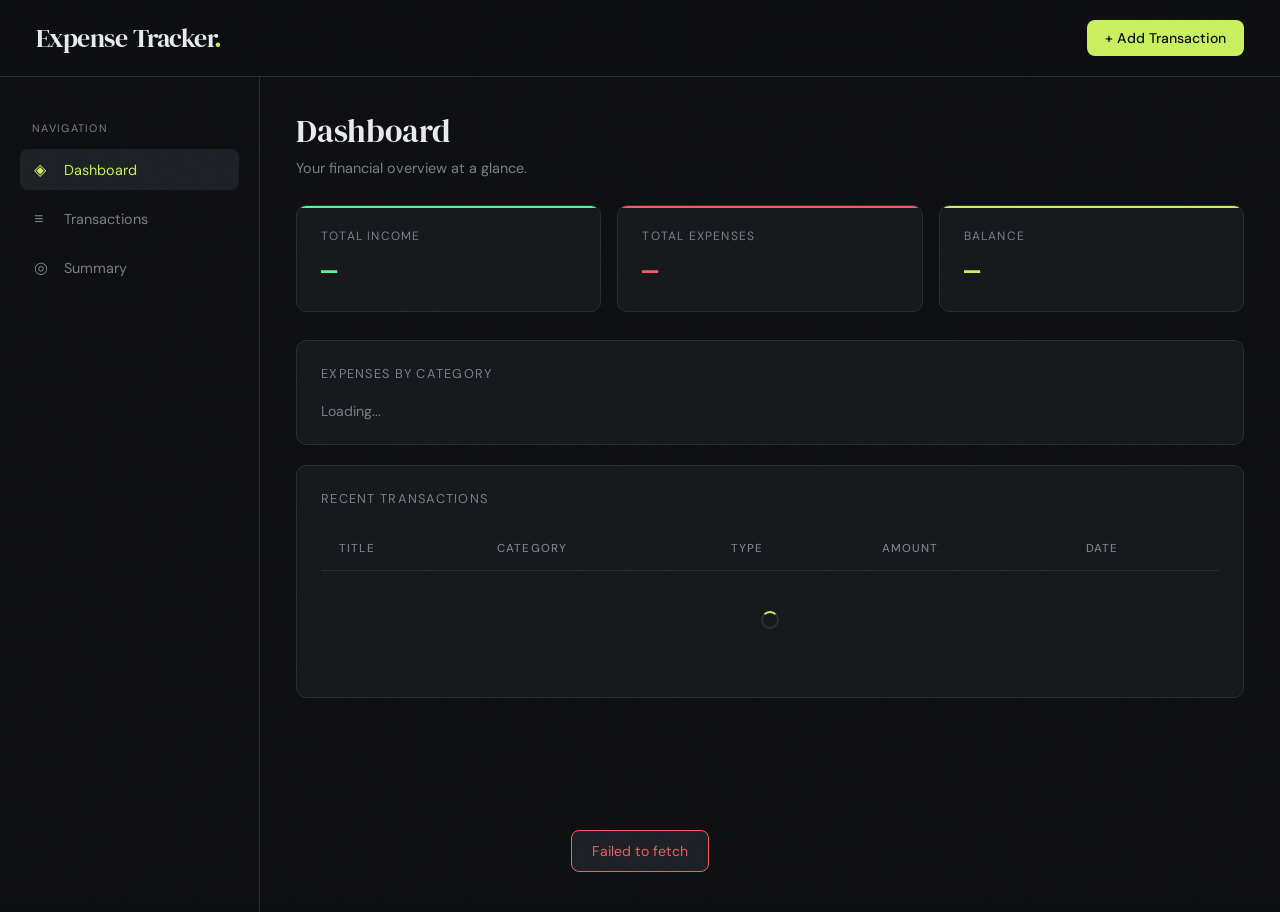
<file: expense-tracker/frontend/index.html>
<!DOCTYPE html>
<html lang="en">
<head>
  <meta charset="UTF-8"/>
  <meta name="viewport" content="width=device-width, initial-scale=1.0"/>
  <title>Finance Tracker</title>
  <link href="https://fonts.googleapis.com/css2?family=DM+Serif+Display:ital@0;1&family=DM+Mono:wght@300;400;500&family=DM+Sans:wght@300;400;500;600&display=swap" rel="stylesheet"/>
  <link rel="stylesheet" href="style.css"/>
</head>
<body>

<!-- ── HEADER ── -->
<header>
  <div class="logo">Expense Tracker<span>.</span></div>
  <div class="header-actions">
    <button class="btn btn-accent" onclick="openModal()">+ Add Transaction</button>
  </div>
</header>

<!-- ── APP SHELL ── -->
<div class="shell">

  <!-- SIDEBAR -->
  <aside id="sidebar">
    <span class="nav-label">Navigation</span>
    <button class="nav-btn active" data-page="dashboard" onclick="switchPage('dashboard', this)">
      <span class="icon">◈</span> Dashboard
    </button>
    <button class="nav-btn" data-page="transactions" onclick="switchPage('transactions', this)">
      <span class="icon">≡</span> Transactions
    </button>
    <button class="nav-btn" data-page="summary" onclick="switchPage('summary', this)">
      <span class="icon">◎</span> Summary
    </button>
  </aside>

  <!-- MAIN CONTENT -->
  <main>

    <!-- DASHBOARD PAGE -->
    <div class="page active" id="page-dashboard">
      <div class="page-title">Dashboard</div>
      <div class="page-sub">Your financial overview at a glance.</div>

      <div class="stat-grid">
        <div class="stat-card income">
          <div class="stat-label">Total Income</div>
          <div class="stat-value" id="dash-income">—</div>
        </div>
        <div class="stat-card expense">
          <div class="stat-label">Total Expenses</div>
          <div class="stat-value" id="dash-expense">—</div>
        </div>
        <div class="stat-card balance">
          <div class="stat-label">Balance</div>
          <div class="stat-value" id="dash-balance">—</div>
        </div>
      </div>

      <div class="chart-section">
        <div class="chart-title">Expenses by Category</div>
        <div class="bar-chart" id="dash-cat-chart">
          <div class="chart-placeholder">Loading...</div>
        </div>
      </div>

      <div class="chart-section">
        <div class="chart-title">Recent Transactions</div>
        <div class="table-wrap" style="border:none">
          <table>
            <thead>
              <tr>
                <th>Title</th><th>Category</th><th>Type</th><th>Amount</th><th>Date</th>
              </tr>
            </thead>
            <tbody id="dash-recent-body">
              <tr class="loading-row"><td colspan="5"><div class="spinner"></div></td></tr>
            </tbody>
          </table>
        </div>
      </div>
    </div>

    <!-- TRANSACTIONS PAGE -->
    <div class="page" id="page-transactions">
      <div class="page-title">Transactions</div>
      <div class="page-sub">Manage all your income and expense records.</div>

      <div class="filter-bar">
        <input type="text" id="filter-category" placeholder="Filter by category…" oninput="loadTransactions()"/>
        <select id="filter-type" onchange="loadTransactions()">
          <option value="">All Types</option>
          <option value="income">Income</option>
          <option value="expense">Expense</option>
        </select>
        <select id="filter-sort" onchange="loadTransactions()">
          <option value="">Default Sort</option>
          <option value="date">Sort by Date</option>
          <option value="amount">Sort by Amount</option>
        </select>
        <button class="btn btn-ghost" onclick="clearFilters()">Clear</button>
        <button class="btn btn-accent" style="margin-left:auto" onclick="openModal()">+ Add</button>
      </div>

      <div class="table-wrap">
        <table>
          <thead>
            <tr>
              <th>Title</th><th>Category</th><th>Type</th><th>Amount</th>
              <th>Date</th><th>Description</th><th>Actions</th>
            </tr>
          </thead>
          <tbody id="transactions-body">
            <tr class="loading-row"><td colspan="7"><div class="spinner"></div></td></tr>
          </tbody>
        </table>
      </div>
    </div>

    <!-- SUMMARY PAGE -->
    <div class="page" id="page-summary">
      <div class="page-title">Summary</div>
      <div class="page-sub">Income vs expenses breakdown.</div>

      <div class="month-picker">
        <label>Filter by month:</label>
        <select id="summary-month" onchange="loadSummary()">
          <option value="">All Time</option>
          <option value="1">January</option>
          <option value="2">February</option>
          <option value="3">March</option>
          <option value="4">April</option>
          <option value="5">May</option>
          <option value="6">June</option>
          <option value="7">July</option>
          <option value="8">August</option>
          <option value="9">September</option>
          <option value="10">October</option>
          <option value="11">November</option>
          <option value="12">December</option>
        </select>
      </div>

      <div class="stat-grid">
        <div class="stat-card income">
          <div class="stat-label">Income</div>
          <div class="stat-value" id="sum-income">—</div>
        </div>
        <div class="stat-card expense">
          <div class="stat-label">Expenses</div>
          <div class="stat-value" id="sum-expense">—</div>
        </div>
        <div class="stat-card balance">
          <div class="stat-label">Balance</div>
          <div class="stat-value" id="sum-balance">—</div>
        </div>
      </div>

      <div class="chart-section">
        <div class="chart-title">Expense Breakdown by Category</div>
        <div class="bar-chart" id="sum-cat-chart">
          <div class="chart-placeholder">Loading...</div>
        </div>
      </div>
    </div>

  </main>
</div>

<!-- ── ADD / EDIT MODAL ── -->
<div class="overlay" id="modal-overlay" onclick="handleOverlayClick(event)">
  <div class="modal">
    <button class="close-modal" onclick="closeModal()">✕</button>
    <div class="modal-title" id="modal-title">New Transaction</div>
    <div class="form-grid">
      <div class="field full">
        <label>Title</label>
        <input type="text" id="f-title" placeholder="e.g. Grocery run"/>
      </div>
      <div class="field">
        <label>Amount (₹)</label>
        <input type="number" id="f-amount" placeholder="0.00" min="0" step="0.01"/>
      </div>
      <div class="field">
        <label>Type</label>
        <select id="f-type">
          <option value="income">Income</option>
          <option value="expense">Expense</option>
        </select>
      </div>
      <div class="field">
        <label>Category</label>
        <input type="text" id="f-category" placeholder="e.g. Food, Salary…"/>
      </div>
      <div class="field">
        <label>Date</label>
        <input type="datetime-local" id="f-date"/>
      </div>
      <div class="field full">
        <label>Description (optional)</label>
        <textarea id="f-description" placeholder="Any notes…"></textarea>
      </div>
    </div>
    <div class="modal-footer">
      <button class="btn btn-ghost" onclick="closeModal()">Cancel</button>
      <button class="btn btn-accent" id="modal-submit-btn" onclick="submitTransaction()">Save Transaction</button>
    </div>
  </div>
</div>

<!-- ── TOAST ── -->
<div id="toast"></div>

<script src="script.js"></script>
</body>
</html>
</file>
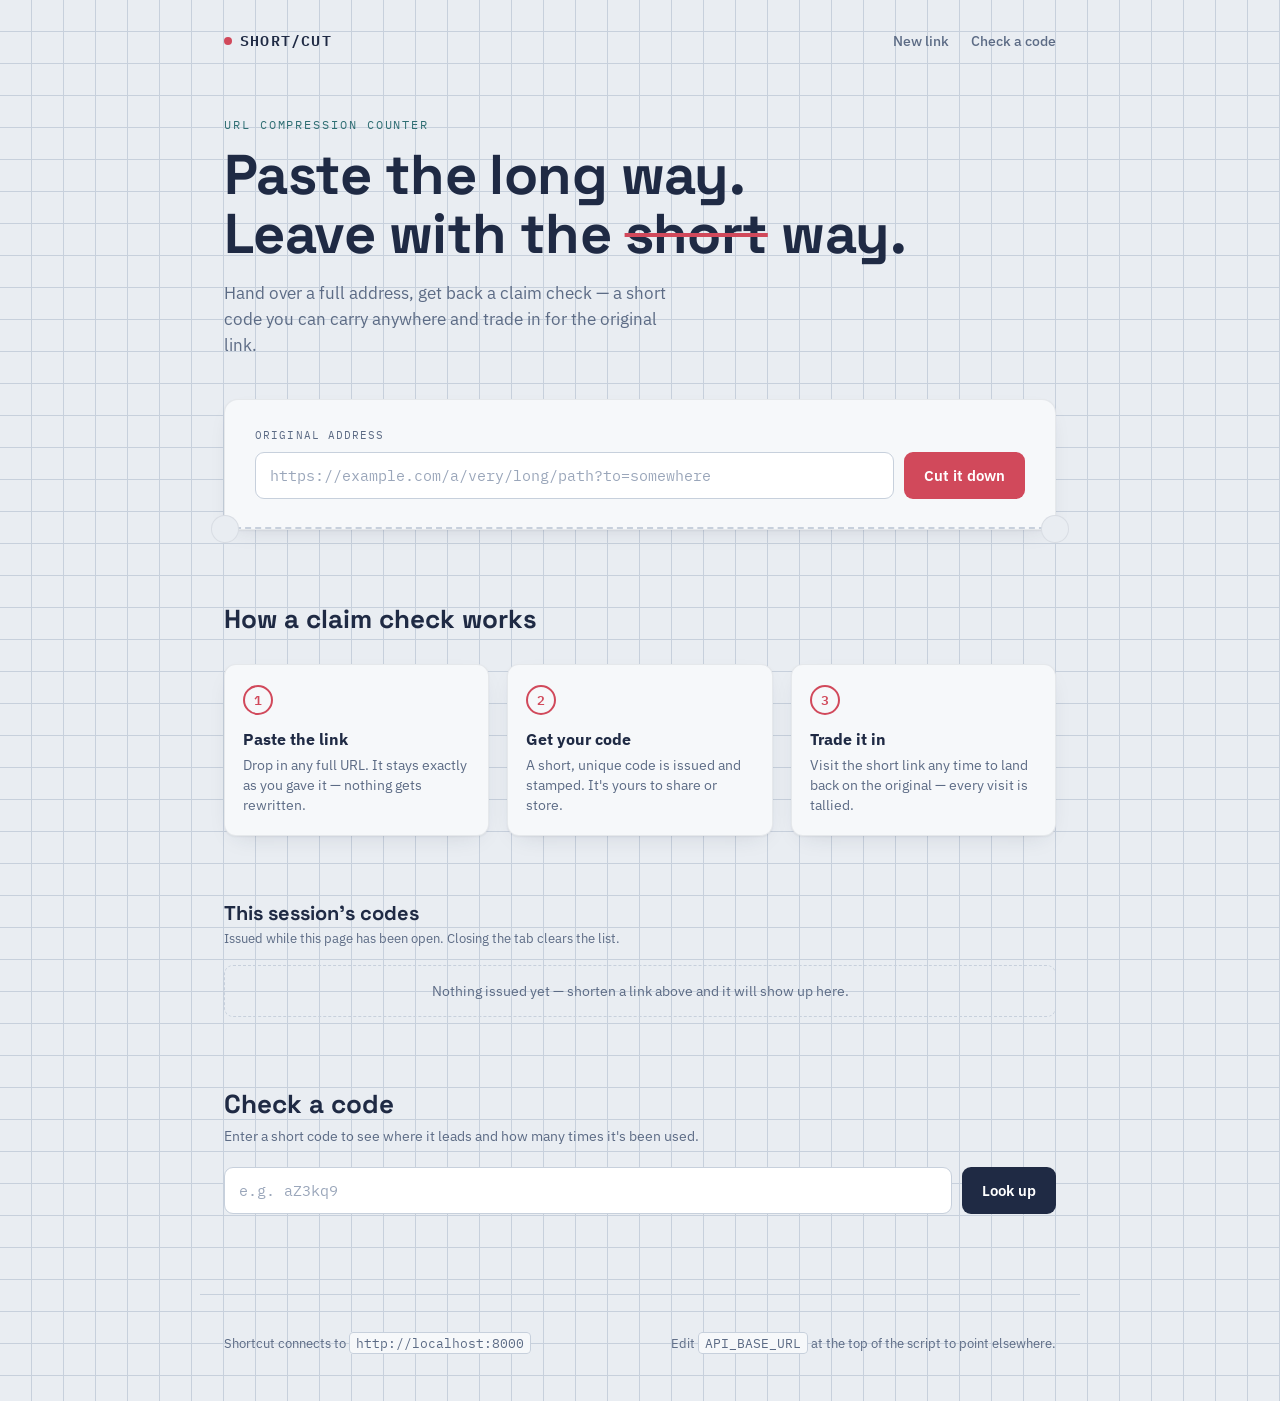
<file: url_shortener/static/index.html>
<!DOCTYPE html>
<html lang="en">
<head>
<meta charset="UTF-8">
<meta name="viewport" content="width=device-width, initial-scale=1.0">
<title>Shortcut — URL claim checks</title>
<link rel="preconnect" href="https://fonts.googleapis.com">
<link rel="preconnect" href="https://fonts.gstatic.com" crossorigin>
<link href="https://fonts.googleapis.com/css2?family=Space+Grotesk:wght@500;600;700&family=IBM+Plex+Sans:wght@400;500;600&family=IBM+Plex+Mono:wght@400;500;600&display=swap" rel="stylesheet">
<style>
  :root{
    --paper: #E9EDF2;
    --card: #F6F8FA;
    --ink: #1F2A44;
    --ink-soft: #5C6B85;
    --stamp: #D1495B;
    --teal: #2F6E73;
    --chip: #F2B705;
    --line: #C7D0DC;
    --radius: 14px;
    --shadow: 0 1px 2px rgba(31,42,68,0.06), 0 8px 24px -12px rgba(31,42,68,0.18);
  }

  *{box-sizing:border-box;}
  html{scroll-behavior:smooth;}
  body{
    margin:0;
    background:var(--paper);
    background-image:
      linear-gradient(var(--line) 1px, transparent 1px),
      linear-gradient(90deg, var(--line) 1px, transparent 1px);
    background-size: 32px 32px;
    background-position: -1px -1px;
    color:var(--ink);
    font-family:'IBM Plex Sans', sans-serif;
    -webkit-font-smoothing:antialiased;
  }

  a{color:var(--teal);}
  ::selection{background:var(--chip); color:var(--ink);}

  :focus-visible{
    outline: 2.5px solid var(--stamp);
    outline-offset: 3px;
    border-radius: 4px;
  }

  .wrap{max-width:880px; margin:0 auto; padding:0 24px;}

  /* ---------- header ---------- */
  header.top{
    display:flex; align-items:center; justify-content:space-between;
    padding:28px 24px;
    max-width:880px; margin:0 auto;
  }
  .wordmark{
    font-family:'IBM Plex Mono', monospace;
    font-weight:600;
    font-size:15px;
    letter-spacing:0.08em;
    display:flex; align-items:center; gap:8px;
  }
  .wordmark .dot{width:8px; height:8px; border-radius:50%; background:var(--stamp); display:inline-block;}
  nav.top-nav{display:flex; gap:22px; font-size:14px;}
  nav.top-nav a{color:var(--ink-soft); text-decoration:none; font-weight:500;}
  nav.top-nav a:hover{color:var(--ink);}

  /* ---------- hero ---------- */
  .hero{padding:36px 0 8px;}
  .eyebrow{
    font-family:'IBM Plex Mono', monospace;
    font-size:12px;
    letter-spacing:0.16em;
    text-transform:uppercase;
    color:var(--teal);
    margin:0 0 14px;
  }
  h1{
    font-family:'Space Grotesk', sans-serif;
    font-weight:700;
    font-size:clamp(34px, 6vw, 56px);
    line-height:1.05;
    letter-spacing:-0.01em;
    margin:0 0 16px;
  }
  h1 .strike{
    text-decoration: line-through solid var(--stamp) 4px;
    text-decoration-skip-ink: none;
  }
  .sub{
    font-size:17px;
    color:var(--ink-soft);
    max-width:46ch;
    margin:0 0 40px;
    line-height:1.55;
  }

  /* ---------- ticket ---------- */
  .ticket{
    position:relative;
    background:var(--card);
    border-radius:var(--radius);
    box-shadow:var(--shadow);
    border:1px solid rgba(31,42,68,0.08);
    overflow:visible;
  }
  .ticket-part{padding:28px 30px;}
  .ticket-part.result{
    display:none;
    padding-top:22px;
  }
  .ticket-part.result.show{display:block;}

  label.field-label{
    display:block;
    font-family:'IBM Plex Mono', monospace;
    font-size:11px;
    letter-spacing:0.1em;
    text-transform:uppercase;
    color:var(--ink-soft);
    margin-bottom:10px;
  }

  .input-row{display:flex; gap:10px;}
  input[type="url"], input[type="text"]{
    flex:1;
    font-family:'IBM Plex Mono', monospace;
    font-size:15px;
    color:var(--ink);
    background:#fff;
    border:1.5px solid var(--line);
    border-radius:9px;
    padding:13px 14px;
    min-width:0;
  }
  input::placeholder{color:#9AA6BA;}
  input:focus{border-color:var(--teal);}

  button{
    font-family:'IBM Plex Sans', sans-serif;
    font-weight:600;
    font-size:14.5px;
    border:none;
    border-radius:9px;
    padding:13px 20px;
    cursor:pointer;
    background:var(--ink);
    color:#fff;
    transition: transform .12s ease, background .15s ease;
    white-space:nowrap;
  }
  button:hover{background:#141c30;}
  button:active{transform:scale(0.97);}
  button.cut-btn{background:var(--stamp);}
  button.cut-btn:hover{background:#b83a4a;}
  button.ghost{
    background:transparent;
    color:var(--teal);
    border:1.5px solid var(--line);
  }
  button.ghost:hover{background:#fff; border-color:var(--teal);}
  button:disabled{opacity:0.55; cursor:default;}

  .error-msg{
    margin-top:10px;
    font-size:13.5px;
    color:var(--stamp);
    font-weight:500;
    display:none;
  }
  .error-msg.show{display:block;}

  /* perforation */
  .perforation{
    position:relative;
    height:0;
    border-top:2px dashed var(--line);
    margin:0 0;
  }
  .perforation::before, .perforation::after{
    content:"";
    position:absolute;
    top:50%; transform:translateY(-50%);
    width:26px; height:26px;
    background:var(--paper);
    border-radius:50%;
    border:1px solid rgba(31,42,68,0.08);
  }
  .perforation::before{left:-14px;}
  .perforation::after{right:-14px;}

  /* stamp badge */
  .stamp-badge{
    position:absolute;
    top:-26px; right:22px;
    width:96px; height:96px;
    display:flex; align-items:center; justify-content:center;
    opacity:0; transform:scale(1.5) rotate(-18deg);
    pointer-events:none;
  }
  .stamp-badge.show{
    animation: stampIn .5s cubic-bezier(.2,1.4,.4,1) forwards;
  }
  @keyframes stampIn{
    0%{opacity:0; transform:scale(1.6) rotate(-18deg);}
    60%{opacity:1; transform:scale(0.92) rotate(-12deg);}
    100%{opacity:1; transform:scale(1) rotate(-12deg);}
  }
  .stamp-badge svg{width:100%; height:100%;}

  .code-display{
    font-family:'IBM Plex Mono', monospace;
    font-weight:600;
    font-size:clamp(26px, 5vw, 34px);
    letter-spacing:0.03em;
    color:var(--ink);
    margin:2px 0 4px;
    word-break:break-all;
  }
  .code-caption{
    font-size:12px;
    color:var(--ink-soft);
    font-family:'IBM Plex Mono', monospace;
    margin-bottom:16px;
  }
  .result-actions{display:flex; gap:10px; flex-wrap:wrap;}

  /* ---------- how it works ---------- */
  .how{padding:64px 0 20px;}
  .how h2{
    font-family:'Space Grotesk', sans-serif;
    font-size:26px;
    margin:0 0 28px;
  }
  .steps{
    display:grid;
    grid-template-columns:repeat(3, 1fr);
    gap:18px;
  }
  .step{
    background:var(--card);
    border:1px solid rgba(31,42,68,0.08);
    border-radius:12px;
    padding:20px 18px;
    box-shadow:var(--shadow);
  }
  .step .punch{
    width:30px; height:30px;
    border-radius:50%;
    border:2px solid var(--stamp);
    display:flex; align-items:center; justify-content:center;
    font-family:'IBM Plex Mono', monospace;
    font-weight:600;
    font-size:13px;
    color:var(--stamp);
    margin-bottom:14px;
  }
  .step h3{font-size:15.5px; margin:0 0 6px;}
  .step p{font-size:13.5px; color:var(--ink-soft); margin:0; line-height:1.5;}

  /* ---------- recents ---------- */
  .recents{padding:44px 0 10px;}
  .recents h2{font-family:'Space Grotesk', sans-serif; font-size:20px; margin:0 0 4px;}
  .recents .hint{font-size:13px; color:var(--ink-soft); margin:0 0 18px;}
  .recent-list{list-style:none; margin:0; padding:0; display:flex; flex-direction:column; gap:8px;}
  .recent-row{
    display:flex; align-items:center; justify-content:space-between; gap:12px;
    background:var(--card);
    border:1px solid rgba(31,42,68,0.08);
    border-radius:9px;
    padding:11px 14px;
    font-size:13.5px;
  }
  .recent-row .orig{
    color:var(--ink-soft);
    overflow:hidden; text-overflow:ellipsis; white-space:nowrap;
    flex:1; min-width:0;
  }
  .recent-row .code{
    font-family:'IBM Plex Mono', monospace;
    font-weight:600;
    color:var(--teal);
    flex-shrink:0;
  }
  .recent-row button{
    padding:6px 12px; font-size:12.5px; flex-shrink:0;
  }
  .empty-recents{
    font-size:13.5px; color:var(--ink-soft);
    border:1.5px dashed var(--line);
    border-radius:9px; padding:16px;
    text-align:center;
  }

  /* ---------- stats ---------- */
  .stats-section{padding:60px 0 40px;}
  .stats-section h2{font-family:'Space Grotesk', sans-serif; font-size:26px; margin:0 0 6px;}
  .stats-section .sub-small{font-size:14px; color:var(--ink-soft); margin:0 0 22px;}

  .stub{
    display:none;
    margin-top:22px;
    background:var(--card);
    border:1px solid rgba(31,42,68,0.08);
    border-radius:var(--radius);
    box-shadow:var(--shadow);
    padding:26px 28px;
  }
  .stub.show{display:block;}
  .stub-top{display:flex; justify-content:space-between; align-items:flex-start; gap:16px; flex-wrap:wrap;}
  .stub-code{
    font-family:'IBM Plex Mono', monospace;
    font-weight:600; font-size:22px;
  }
  .stub-date{font-size:12.5px; color:var(--ink-soft); font-family:'IBM Plex Mono', monospace;}
  .stub-url{
    margin:14px 0 20px;
    font-size:14px;
    color:var(--ink-soft);
    word-break:break-all;
  }
  .stub-url a{color:var(--ink);}

  .tally-label{
    font-family:'IBM Plex Mono', monospace;
    font-size:11px; letter-spacing:0.1em; text-transform:uppercase;
    color:var(--ink-soft); margin-bottom:10px;
  }
  .tally-row{display:flex; align-items:center; gap:14px; flex-wrap:wrap;}
  .odometer{
    font-family:'IBM Plex Mono', monospace;
    font-weight:600; font-size:30px;
    background:var(--ink); color:#fff;
    padding:6px 12px; border-radius:6px;
    font-variant-numeric: tabular-nums;
  }
  .punches{display:flex; gap:5px; flex-wrap:wrap; max-width:280px;}
  .punch-dot{
    width:10px; height:10px; border-radius:50%;
    background:var(--chip);
    border:1px solid #d9a600;
  }
  .punch-overflow{font-size:12.5px; color:var(--ink-soft); font-family:'IBM Plex Mono', monospace;}

  .not-found{
    display:none;
    margin-top:22px;
    border:1.5px dashed var(--stamp);
    border-radius:var(--radius);
    padding:22px 26px;
    color:var(--stamp);
    font-size:14px;
  }
  .not-found.show{display:block;}
  .not-found strong{display:block; font-family:'Space Grotesk', sans-serif; font-size:16px; margin-bottom:4px;}

  /* ---------- footer ---------- */
  footer{
    padding:40px 24px 50px;
    max-width:880px; margin:0 auto;
    border-top:1px solid var(--line);
    margin-top:40px;
    font-size:12.5px;
    color:var(--ink-soft);
    display:flex; justify-content:space-between; gap:12px; flex-wrap:wrap;
  }
  footer code{
    font-family:'IBM Plex Mono', monospace;
    background:var(--card);
    padding:2px 6px;
    border-radius:4px;
    border:1px solid var(--line);
  }

  @media (max-width:680px){
    .steps{grid-template-columns:1fr;}
    .input-row{flex-direction:column;}
    button{width:100%;}
    footer{flex-direction:column;}
  }

  @media (prefers-reduced-motion: reduce){
    html{scroll-behavior:auto;}
    .stamp-badge.show{animation:none; opacity:1; transform:scale(1) rotate(-12deg);}
    button{transition:none;}
  }
</style>
</head>
<body>

<header class="top">
  <div class="wordmark"><span class="dot"></span>SHORT&#47;CUT</div>
  <nav class="top-nav">
    <a href="#make">New link</a>
    <a href="#stats">Check a code</a>
  </nav>
</header>

<div class="wrap">
  <section class="hero" id="make">
    <p class="eyebrow">URL compression counter</p>
    <h1>Paste the long way.<br>Leave with the <span class="strike">short</span> way.</h1>
    <p class="sub">Hand over a full address, get back a claim check — a short code you can carry anywhere and trade in for the original link.</p>

    <div class="ticket">
      <div class="stamp-badge" id="stampBadge">
        <svg viewBox="0 0 120 120" xmlns="http://www.w3.org/2000/svg">
          <circle cx="60" cy="60" r="52" fill="none" stroke="#D1495B" stroke-width="3" stroke-dasharray="4 3"/>
          <circle cx="60" cy="60" r="42" fill="none" stroke="#D1495B" stroke-width="2"/>
          <text x="60" y="55" text-anchor="middle" font-family="IBM Plex Mono, monospace" font-size="12" font-weight="700" fill="#D1495B" letter-spacing="1">ISSUED</text>
          <text x="60" y="72" text-anchor="middle" font-family="IBM Plex Mono, monospace" font-size="9" fill="#D1495B" letter-spacing="1">CLAIM CHECK</text>
        </svg>
      </div>

      <div class="ticket-part">
        <form id="shortenForm">
          <label class="field-label" for="urlInput">Original address</label>
          <div class="input-row">
            <input type="url" id="urlInput" placeholder="https://example.com/a/very/long/path?to=somewhere" required>
            <button type="submit" class="cut-btn" id="cutBtn">Cut it down</button>
          </div>
          <p class="error-msg" id="formError"></p>
        </form>
      </div>

      <div class="perforation"></div>

      <div class="ticket-part result" id="resultPart">
        <p class="code-caption" id="codeCaption">YOUR CODE</p>
        <p class="code-display" id="codeDisplay"></p>
        <div class="result-actions">
          <button type="button" class="ghost" id="copyBtn">Copy link</button>
          <button type="button" class="ghost" id="visitBtn">Open link</button>
        </div>
      </div>
    </div>
  </section>

  <section class="how">
    <h2>How a claim check works</h2>
    <div class="steps">
      <div class="step">
        <div class="punch">1</div>
        <h3>Paste the link</h3>
        <p>Drop in any full URL. It stays exactly as you gave it — nothing gets rewritten.</p>
      </div>
      <div class="step">
        <div class="punch">2</div>
        <h3>Get your code</h3>
        <p>A short, unique code is issued and stamped. It's yours to share or store.</p>
      </div>
      <div class="step">
        <div class="punch">3</div>
        <h3>Trade it in</h3>
        <p>Visit the short link any time to land back on the original — every visit is tallied.</p>
      </div>
    </div>
  </section>

  <section class="recents">
    <h2>This session's codes</h2>
    <p class="hint">Issued while this page has been open. Closing the tab clears the list.</p>
    <ul class="recent-list" id="recentList"></ul>
  </section>

  <section class="stats-section" id="stats">
    <h2>Check a code</h2>
    <p class="sub-small">Enter a short code to see where it leads and how many times it's been used.</p>

    <form id="statsForm">
      <div class="input-row">
        <input type="text" id="statsInput" placeholder="e.g. aZ3kq9" required>
        <button type="submit">Look up</button>
      </div>
    </form>

    <div class="stub" id="statsStub">
      <div class="stub-top">
        <div class="stub-code" id="stubCode"></div>
        <div class="stub-date" id="stubDate"></div>
      </div>
      <div class="stub-url">Leads to <a id="stubLink" href="#" target="_blank" rel="noopener"></a></div>
      <p class="tally-label">Times visited</p>
      <div class="tally-row">
        <div class="odometer" id="stubClicks">0</div>
        <div class="punches" id="stubPunches"></div>
      </div>
    </div>

    <div class="not-found" id="statsNotFound">
      <strong>No ticket matches that code.</strong>
      Double-check the code and try again — codes are case-sensitive.
    </div>
  </section>
</div>

<footer>
  <span>Shortcut connects to <code id="apiBaseLabel"></code></span>
  <span>Edit <code>API_BASE_URL</code> at the top of the script to point elsewhere.</span>
</footer>

<script>
  // ---- configure this to match your FastAPI backend ----
  window.onbeforeunload = () => "Page is trying to reload!"
  const API_BASE_URL = "http://localhost:8000";

  document.getElementById('apiBaseLabel').textContent = API_BASE_URL;

  const shortenForm = document.getElementById('shortenForm');
  const urlInput = document.getElementById('urlInput');
  const cutBtn = document.getElementById('cutBtn');
  const formError = document.getElementById('formError');
  const resultPart = document.getElementById('resultPart');
  const codeDisplay = document.getElementById('codeDisplay');
  const codeCaption = document.getElementById('codeCaption');
  const stampBadge = document.getElementById('stampBadge');
  const copyBtn = document.getElementById('copyBtn');
  const visitBtn = document.getElementById('visitBtn');
  const recentList = document.getElementById('recentList');

  const statsForm = document.getElementById('statsForm');
  const statsInput = document.getElementById('statsInput');
  const statsStub = document.getElementById('statsStub');
  const statsNotFound = document.getElementById('statsNotFound');
  const stubCode = document.getElementById('stubCode');
  const stubDate = document.getElementById('stubDate');
  const stubLink = document.getElementById('stubLink');
  const stubClicks = document.getElementById('stubClicks');
  const stubPunches = document.getElementById('stubPunches');

  let recents = [];
  let currentShortUrl = "";

  function showError(msg){
    formError.textContent = msg;
    formError.classList.add('show');
  }
  function clearError(){
    formError.textContent = "";
    formError.classList.remove('show');
  }

  function renderRecents(){
    if(recents.length === 0){
      recentList.innerHTML = '<li class="empty-recents">Nothing issued yet — shorten a link above and it will show up here.</li>';
      return;
    }
    recentList.innerHTML = recents.map(r => `
      <li class="recent-row">
        <span class="orig" title="${escapeHtml(r.original)}">${escapeHtml(r.original)}</span>
        <span class="code">${escapeHtml(r.code)}</span>
        <button type="button" class="ghost view-stats-btn" data-code="${escapeHtml(r.code)}">View stats</button>
      </li>
    `).join('');

    recentList.querySelectorAll('.view-stats-btn').forEach(btn => {
      btn.addEventListener('click', () => {
        statsInput.value = btn.dataset.code;
        lookupStats(btn.dataset.code);
        document.getElementById('stats').scrollIntoView({behavior:'smooth', block:'start'});
      });
    });
  }

  function escapeHtml(str){
    const div = document.createElement('div');
    div.textContent = str;
    return div.innerHTML;
  }

  shortenForm.addEventListener('submit', async (e) => {
    e.preventDefault();
    clearError();

    let value = urlInput.value.trim();
    try{
      new URL(value);
    }catch{
      showError("That doesn't look like a full URL — include the https:// part.");
      return;
    }

    cutBtn.disabled = true;
    cutBtn.textContent = "Cutting…";
    stampBadge.classList.remove('show');

    try{
      const res = await fetch(`${API_BASE_URL}/shorten`, {
        method: 'POST',
        headers: {'Content-Type': 'application/json'},
        body: JSON.stringify({ original_url: value })
      });

      if(!res.ok){
        if(res.status === 422){
          showError("The server didn't accept that address. Check the format and try again.");
        } else {
          showError(`Something went wrong on the server (status ${res.status}).`);
        }
        return;
      }

      const data = await res.json();
      currentShortUrl = data.short_url;

      codeCaption.textContent = "YOUR CODE";
      codeDisplay.textContent = data.short_code;
      resultPart.classList.add('show');

      requestAnimationFrame(() => stampBadge.classList.add('show'));

      recents.unshift({ original: value, code: data.short_code });
      recents = recents.slice(0, 8);
      renderRecents();

      urlInput.value = "";
    }catch(err){
      showError(`Couldn't reach the server at ${API_BASE_URL}. Is the API running?`);
    }finally{
      cutBtn.disabled = false;
      cutBtn.textContent = "Cut it down";
    }
  });

  copyBtn.addEventListener('click', async () => {
    if(!currentShortUrl) return;
    try{
      await navigator.clipboard.writeText(currentShortUrl);
      const original = copyBtn.textContent;
      copyBtn.textContent = "Copied";
      setTimeout(() => copyBtn.textContent = original, 1400);
    }catch{
      showError("Couldn't copy automatically — you can select the code manually.");
    }
  });

  visitBtn.addEventListener("click", (e) => {
    e.preventDefault();

    if (currentShortUrl) {
        window.open(currentShortUrl, "_blank");
    }
});
visitBtn.addEventListener("click", (e) => {
    e.preventDefault();

    console.log(currentShortUrl);

    window.open(currentShortUrl, "_blank");
});

  statsForm.addEventListener('submit', (e) => {
    e.preventDefault();
    const code = statsInput.value.trim();
    if(!code) return;
    lookupStats(code);
  });

  async function lookupStats(code){
    statsStub.classList.remove('show');
    statsNotFound.classList.remove('show');

    try{
      const res = await fetch(`${API_BASE_URL}/stats/${encodeURIComponent(code)}`);

      if(res.status === 404){
        statsNotFound.classList.add('show');
        return;
      }
      if(!res.ok){
        statsNotFound.querySelector('strong').textContent = "The lookup failed.";
        statsNotFound.lastChild.textContent = ` The server returned status ${res.status}.`;
        statsNotFound.classList.add('show');
        return;
      }

      const data = await res.json();
      stubCode.textContent = data.short_code;
      stubLink.textContent = data.original_url;
      stubLink.href = data.original_url;
      stubDate.textContent = "issued " + formatDate(data.created_at);
      stubClicks.textContent = data.clicks;

      const maxDots = 24;
      const shown = Math.min(data.clicks, maxDots);
      let dotsHtml = '';
      for(let i = 0; i < shown; i++) dotsHtml += '<span class="punch-dot"></span>';
      if(data.clicks > maxDots){
        dotsHtml += `<span class="punch-overflow">+${data.clicks - maxDots} more</span>`;
      }
      stubPunches.innerHTML = dotsHtml || '<span class="punch-overflow">Not visited yet</span>';

      statsStub.classList.add('show');
    }catch(err){
      statsNotFound.querySelector('strong').textContent = "Couldn't reach the server.";
      statsNotFound.lastChild.textContent = ` Check that the API is running at ${API_BASE_URL}.`;
      statsNotFound.classList.add('show');
    }
  }

  function formatDate(isoString){
    try{
      const d = new Date(isoString);
      return d.toLocaleDateString(undefined, { year:'numeric', month:'short', day:'numeric' });
    }catch{
      return isoString;
    }
  }

  renderRecents();
</script>

</body>
</html>
</file>
<file: expense-tracker/frontend/style.css>
/* ── CSS VARIABLES ─────────────────────────────────────────────────────── */
:root {
  --bg:       #0e0f11;
  --surface:  #16181c;
  --surface2: #1e2026;
  --border:   #2a2d35;
  --accent:   #c8f060;
  --accent2:  #60d4f0;
  --danger:   #f06060;
  --text:     #e8eaf0;
  --muted:    #7a7e8a;
  --income:   #60f09a;
  --expense:  #f06060;
  --r:        10px;
}

/* ── RESET ─────────────────────────────────────────────────────────────── */
*, *::before, *::after {
  box-sizing: border-box;
  margin: 0;
  padding: 0;
}

/* ── BASE ──────────────────────────────────────────────────────────────── */
body {
  font-family: 'DM Sans', sans-serif;
  background: var(--bg);
  color: var(--text);
  min-height: 100vh;
  overflow-x: hidden;
}

/* Noise texture overlay */
body::before {
  content: '';
  position: fixed;
  inset: 0;
  background-image: url("data:image/svg+xml,%3Csvg viewBox='0 0 256 256' xmlns='http://www.w3.org/2000/svg'%3E%3Cfilter id='noise'%3E%3CfeTurbulence type='fractalNoise' baseFrequency='0.9' numOctaves='4' stitchTiles='stitch'/%3E%3C/filter%3E%3Crect width='100%25' height='100%25' filter='url(%23noise)' opacity='0.04'/%3E%3C/svg%3E");
  pointer-events: none;
  z-index: 9999;
  opacity: 0.4;
}

/* ── HEADER ────────────────────────────────────────────────────────────── */
header {
  display: flex;
  align-items: center;
  justify-content: space-between;
  padding: 20px 36px;
  border-bottom: 1px solid var(--border);
  position: sticky;
  top: 0;
  background: rgba(14, 15, 17, 0.88);
  backdrop-filter: blur(18px);
  z-index: 100;
}

.logo {
  font-family: 'DM Serif Display', serif;
  font-size: 1.6rem;
  letter-spacing: -0.02em;
  color: var(--text);
}
.logo span { color: var(--accent); }

.header-actions { display: flex; gap: 10px; }

/* ── LAYOUT ────────────────────────────────────────────────────────────── */
.shell {
  display: grid;
  grid-template-columns: 260px 1fr;
  min-height: calc(100vh - 65px);
}

/* ── SIDEBAR ───────────────────────────────────────────────────────────── */
aside {
  border-right: 1px solid var(--border);
  padding: 28px 20px;
  display: flex;
  flex-direction: column;
  gap: 8px;
  position: sticky;
  top: 65px;
  height: calc(100vh - 65px);
  overflow-y: auto;
}

.nav-label {
  font-size: 0.68rem;
  text-transform: uppercase;
  letter-spacing: 0.12em;
  color: var(--muted);
  padding: 16px 12px 6px;
}

.nav-btn {
  display: flex;
  align-items: center;
  gap: 10px;
  padding: 10px 14px;
  border-radius: 8px;
  border: none;
  background: transparent;
  color: var(--muted);
  font-family: 'DM Sans', sans-serif;
  font-size: 0.9rem;
  cursor: pointer;
  transition: all 0.18s;
  text-align: left;
}
.nav-btn:hover  { background: var(--surface2); color: var(--text); }
.nav-btn.active { background: var(--surface2); color: var(--accent); }
.nav-btn .icon  { font-size: 1rem; width: 20px; }

/* ── MAIN ──────────────────────────────────────────────────────────────── */
main {
  padding: 32px 36px;
  overflow-y: auto;
}

/* ── PAGES ─────────────────────────────────────────────────────────────── */
.page { display: none; animation: fadeIn 0.25s ease; }
.page.active { display: block; }

@keyframes fadeIn {
  from { opacity: 0; transform: translateY(8px); }
  to   { opacity: 1; transform: none; }
}

.page-title {
  font-family: 'DM Serif Display', serif;
  font-size: 2rem;
  margin-bottom: 6px;
}
.page-sub {
  color: var(--muted);
  font-size: 0.9rem;
  margin-bottom: 28px;
}

/* ── STAT CARDS ────────────────────────────────────────────────────────── */
.stat-grid {
  display: grid;
  grid-template-columns: repeat(3, 1fr);
  gap: 16px;
  margin-bottom: 28px;
}

.stat-card {
  background: var(--surface);
  border: 1px solid var(--border);
  border-radius: var(--r);
  padding: 22px 24px;
  position: relative;
  overflow: hidden;
  transition: border-color 0.2s;
}
.stat-card:hover { border-color: #3a3d47; }

.stat-card::after {
  content: '';
  position: absolute;
  top: 0; left: 0; right: 0;
  height: 2px;
}
.stat-card.income::after  { background: var(--income); }
.stat-card.expense::after { background: var(--expense); }
.stat-card.balance::after { background: var(--accent); }

.stat-label {
  font-size: 0.75rem;
  text-transform: uppercase;
  letter-spacing: 0.1em;
  color: var(--muted);
  margin-bottom: 10px;
}

.stat-value {
  font-family: 'DM Mono', monospace;
  font-size: 1.7rem;
  font-weight: 500;
  letter-spacing: -0.03em;
}
.stat-card.income  .stat-value { color: var(--income); }
.stat-card.expense .stat-value { color: var(--expense); }
.stat-card.balance .stat-value { color: var(--accent); }

/* ── BUTTONS ───────────────────────────────────────────────────────────── */
.btn {
  display: inline-flex;
  align-items: center;
  gap: 7px;
  padding: 9px 18px;
  border-radius: 8px;
  border: none;
  font-family: 'DM Sans', sans-serif;
  font-size: 0.88rem;
  font-weight: 500;
  cursor: pointer;
  transition: all 0.18s;
}
.btn-accent { background: var(--accent); color: #0e0f11; }
.btn-accent:hover { background: #d9ff70; transform: translateY(-1px); }

.btn-ghost { background: var(--surface); border: 1px solid var(--border); color: var(--text); }
.btn-ghost:hover { background: var(--surface2); }

.btn-danger {
  background: transparent;
  border: 1px solid var(--danger);
  color: var(--danger);
  padding: 5px 10px;
  font-size: 0.8rem;
}
.btn-danger:hover { background: var(--danger); color: #fff; }

.btn-edit {
  background: transparent;
  border: 1px solid var(--border);
  color: var(--muted);
  padding: 5px 10px;
  font-size: 0.8rem;
}
.btn-edit:hover { border-color: var(--accent2); color: var(--accent2); }

/* ── FILTER BAR ────────────────────────────────────────────────────────── */
.filter-bar {
  display: flex;
  gap: 10px;
  margin-bottom: 20px;
  flex-wrap: wrap;
  align-items: center;
}

.filter-bar select,
.filter-bar input {
  background: var(--surface);
  border: 1px solid var(--border);
  border-radius: 7px;
  color: var(--text);
  font-family: 'DM Sans', sans-serif;
  font-size: 0.85rem;
  padding: 8px 12px;
  outline: none;
  transition: border-color 0.18s;
}
.filter-bar select:focus,
.filter-bar input:focus { border-color: var(--accent); }

/* ── TABLE ─────────────────────────────────────────────────────────────── */
.table-wrap {
  background: var(--surface);
  border: 1px solid var(--border);
  border-radius: var(--r);
  overflow: hidden;
}

table { width: 100%; border-collapse: collapse; }

thead tr { border-bottom: 1px solid var(--border); }
thead th {
  font-size: 0.72rem;
  text-transform: uppercase;
  letter-spacing: 0.1em;
  color: var(--muted);
  font-weight: 500;
  padding: 14px 18px;
  text-align: left;
}

tbody tr {
  border-bottom: 1px solid var(--border);
  transition: background 0.15s;
}
tbody tr:last-child { border-bottom: none; }
tbody tr:hover { background: var(--surface2); }

td {
  padding: 14px 18px;
  font-size: 0.88rem;
  vertical-align: middle;
}

/* ── BADGES ────────────────────────────────────────────────────────────── */
.badge {
  display: inline-flex;
  align-items: center;
  gap: 5px;
  padding: 3px 10px;
  border-radius: 100px;
  font-size: 0.75rem;
  font-weight: 500;
}
.badge.income  { background: rgba(96, 240, 154, 0.12); color: var(--income); }
.badge.expense { background: rgba(240, 96,  96,  0.12); color: var(--expense); }

.amount-cell { font-family: 'DM Mono', monospace; font-size: 0.9rem; }
.amount-cell.income  { color: var(--income); }
.amount-cell.expense { color: var(--expense); }

.category-tag {
  background: var(--surface2);
  border: 1px solid var(--border);
  border-radius: 5px;
  padding: 2px 8px;
  font-size: 0.75rem;
  color: var(--muted);
}

.actions-cell { display: flex; gap: 6px; }

/* ── EMPTY STATE ───────────────────────────────────────────────────────── */
.empty-state {
  padding: 60px 24px;
  text-align: center;
  color: var(--muted);
}
.empty-state .empty-icon { font-size: 2.5rem; margin-bottom: 12px; }

/* ── LOADING ───────────────────────────────────────────────────────────── */
.loading-row td { text-align: center; padding: 40px; }

.spinner {
  display: inline-block;
  width: 18px; height: 18px;
  border: 2px solid var(--border);
  border-top-color: var(--accent);
  border-radius: 50%;
  animation: spin 0.7s linear infinite;
}
@keyframes spin { to { transform: rotate(360deg); } }

/* ── MODAL ─────────────────────────────────────────────────────────────── */
.overlay {
  position: fixed;
  inset: 0;
  background: rgba(0, 0, 0, 0.65);
  backdrop-filter: blur(6px);
  z-index: 200;
  display: none;
  align-items: center;
  justify-content: center;
  padding: 20px;
}
.overlay.open { display: flex; animation: fadeIn 0.2s ease; }

.modal {
  background: var(--surface);
  border: 1px solid var(--border);
  border-radius: 14px;
  padding: 32px;
  width: 100%;
  max-width: 480px;
  position: relative;
}

.modal-title {
  font-family: 'DM Serif Display', serif;
  font-size: 1.5rem;
  margin-bottom: 24px;
}

.form-grid {
  display: grid;
  grid-template-columns: 1fr 1fr;
  gap: 14px;
}
.form-grid .full { grid-column: 1 / -1; }

.field label {
  display: block;
  font-size: 0.75rem;
  text-transform: uppercase;
  letter-spacing: 0.08em;
  color: var(--muted);
  margin-bottom: 6px;
}

.field input,
.field select,
.field textarea {
  width: 100%;
  background: var(--surface2);
  border: 1px solid var(--border);
  border-radius: 8px;
  color: var(--text);
  font-family: 'DM Sans', sans-serif;
  font-size: 0.9rem;
  padding: 10px 13px;
  outline: none;
  transition: border-color 0.18s;
}
.field input:focus,
.field select:focus,
.field textarea:focus { border-color: var(--accent); }
.field textarea { resize: vertical; min-height: 72px; }

.modal-footer {
  display: flex;
  justify-content: flex-end;
  gap: 10px;
  margin-top: 24px;
}

.close-modal {
  position: absolute;
  top: 16px; right: 16px;
  background: var(--surface2);
  border: 1px solid var(--border);
  border-radius: 6px;
  color: var(--muted);
  cursor: pointer;
  width: 30px; height: 30px;
  display: flex;
  align-items: center;
  justify-content: center;
  font-size: 1rem;
  transition: all 0.15s;
}
.close-modal:hover { color: var(--text); border-color: #444; }

/* ── SUMMARY / MONTH PICKER ────────────────────────────────────────────── */
.month-picker {
  display: flex;
  align-items: center;
  gap: 12px;
  margin-bottom: 28px;
  flex-wrap: wrap;
}
.month-picker label { color: var(--muted); font-size: 0.88rem; }
.month-picker select {
  background: var(--surface);
  border: 1px solid var(--border);
  border-radius: 7px;
  color: var(--text);
  font-family: 'DM Sans', sans-serif;
  font-size: 0.88rem;
  padding: 8px 12px;
  outline: none;
}
.month-picker select:focus { border-color: var(--accent); }

/* ── CHART SECTION ─────────────────────────────────────────────────────── */
.chart-section {
  background: var(--surface);
  border: 1px solid var(--border);
  border-radius: var(--r);
  padding: 24px;
  margin-bottom: 20px;
}

.chart-title {
  font-size: 0.8rem;
  text-transform: uppercase;
  letter-spacing: 0.1em;
  color: var(--muted);
  margin-bottom: 20px;
}

.chart-placeholder {
  color: var(--muted);
  font-size: 0.88rem;
}

/* ── BAR CHART ─────────────────────────────────────────────────────────── */
.bar-chart { display: flex; flex-direction: column; gap: 12px; }

.bar-row { display: flex; align-items: center; gap: 14px; }

.bar-row-label {
  width: 110px;
  font-size: 0.82rem;
  color: var(--muted);
  flex-shrink: 0;
  white-space: nowrap;
  overflow: hidden;
  text-overflow: ellipsis;
}

.bar-track {
  flex: 1;
  height: 8px;
  background: var(--surface2);
  border-radius: 100px;
  overflow: hidden;
}

.bar-fill {
  height: 100%;
  border-radius: 100px;
  background: var(--accent);
  transition: width 0.6s cubic-bezier(0.4, 0, 0.2, 1);
}

.bar-val {
  font-family: 'DM Mono', monospace;
  font-size: 0.8rem;
  color: var(--muted);
  width: 90px;
  text-align: right;
  flex-shrink: 0;
}

/* ── TOAST ─────────────────────────────────────────────────────────────── */
#toast {
  position: fixed;
  bottom: 28px; left: 50%;
  transform: translateX(-50%) translateY(30px);
  background: var(--surface2);
  border: 1px solid var(--border);
  border-radius: 8px;
  padding: 11px 20px;
  font-size: 0.88rem;
  color: var(--text);
  z-index: 9000;
  opacity: 0;
  transition: all 0.3s;
  pointer-events: none;
  white-space: nowrap;
}
#toast.show    { opacity: 1; transform: translateX(-50%) translateY(0); }
#toast.success { border-color: var(--income);  color: var(--income); }
#toast.error   { border-color: var(--expense); color: var(--expense); }

/* ── SCROLLBAR ─────────────────────────────────────────────────────────── */
::-webkit-scrollbar { width: 6px; }
::-webkit-scrollbar-track { background: transparent; }
::-webkit-scrollbar-thumb { background: var(--border); border-radius: 3px; }

/* ── RESPONSIVE ────────────────────────────────────────────────────────── */
@media (max-width: 900px) {
  .shell { grid-template-columns: 1fr; }
  aside  { display: none; }
  main   { padding: 20px 18px; }
  header { padding: 16px 18px; }
  .stat-grid  { grid-template-columns: 1fr; }
  .form-grid  { grid-template-columns: 1fr; }
  .form-grid .full { grid-column: auto; }
}
</file>
